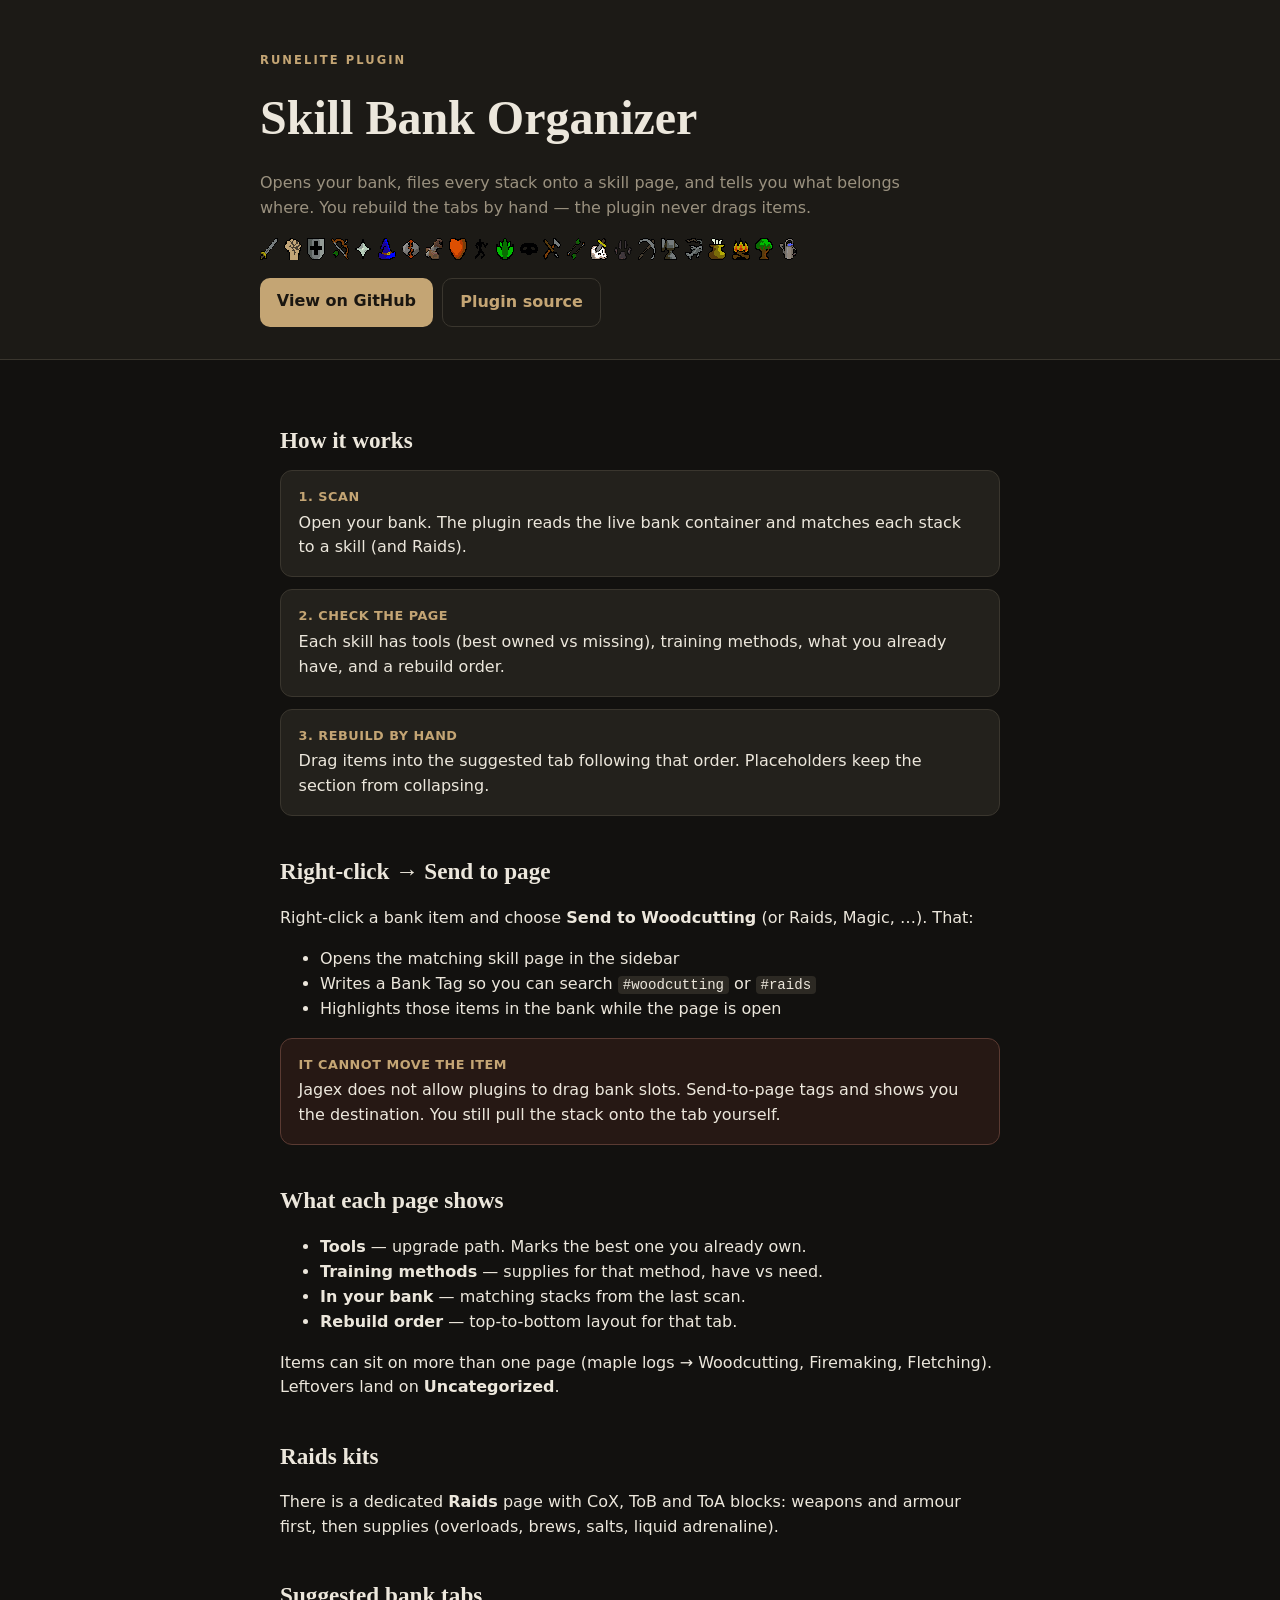
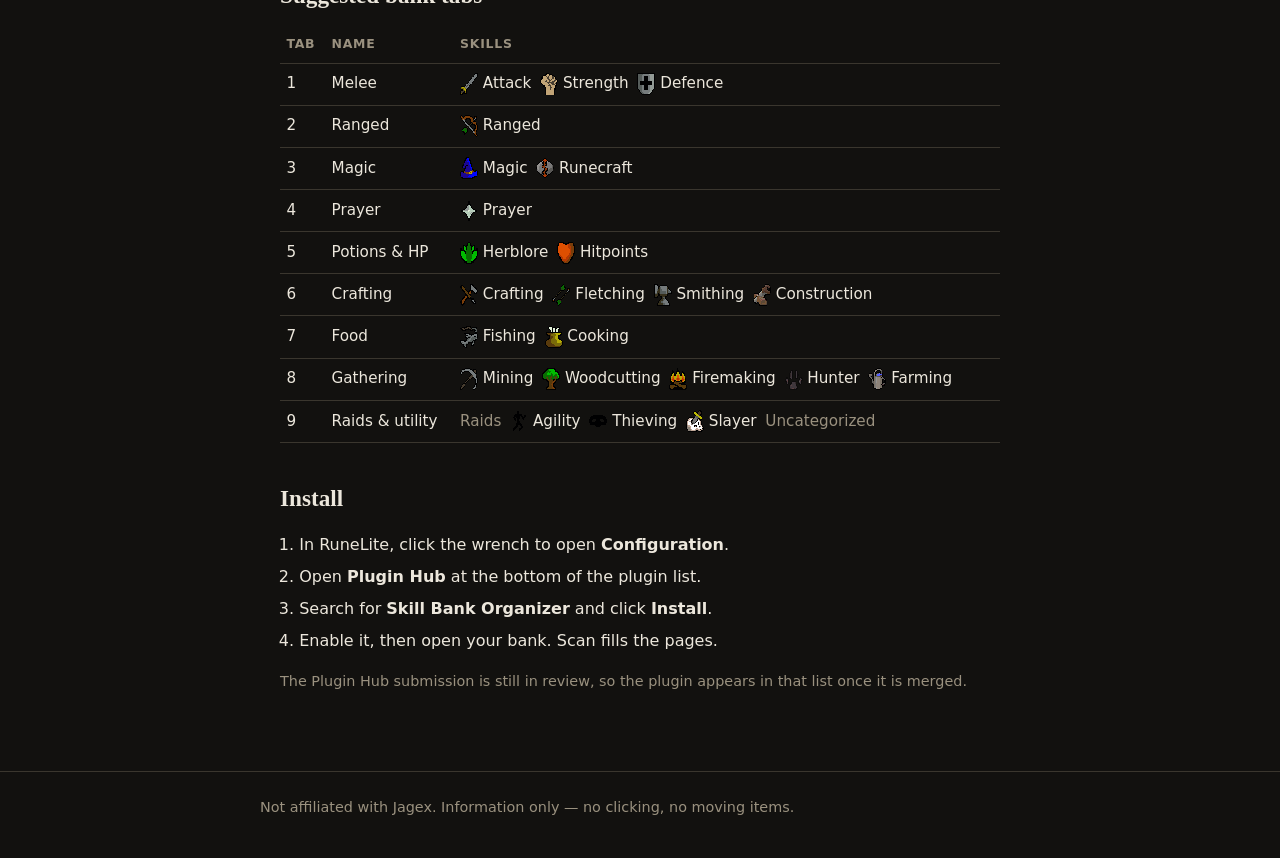
<file: index.html>
<!DOCTYPE html>
<html lang="en">
<head>
  <meta charset="utf-8" />
  <meta http-equiv="refresh" content="0; url=docs/" />
  <title>Skill Bank Organizer</title>
  <link rel="canonical" href="docs/" />
</head>
<body>
  <p><a href="docs/">Skill Bank Organizer docs</a></p>
</body>
</html>
</file>
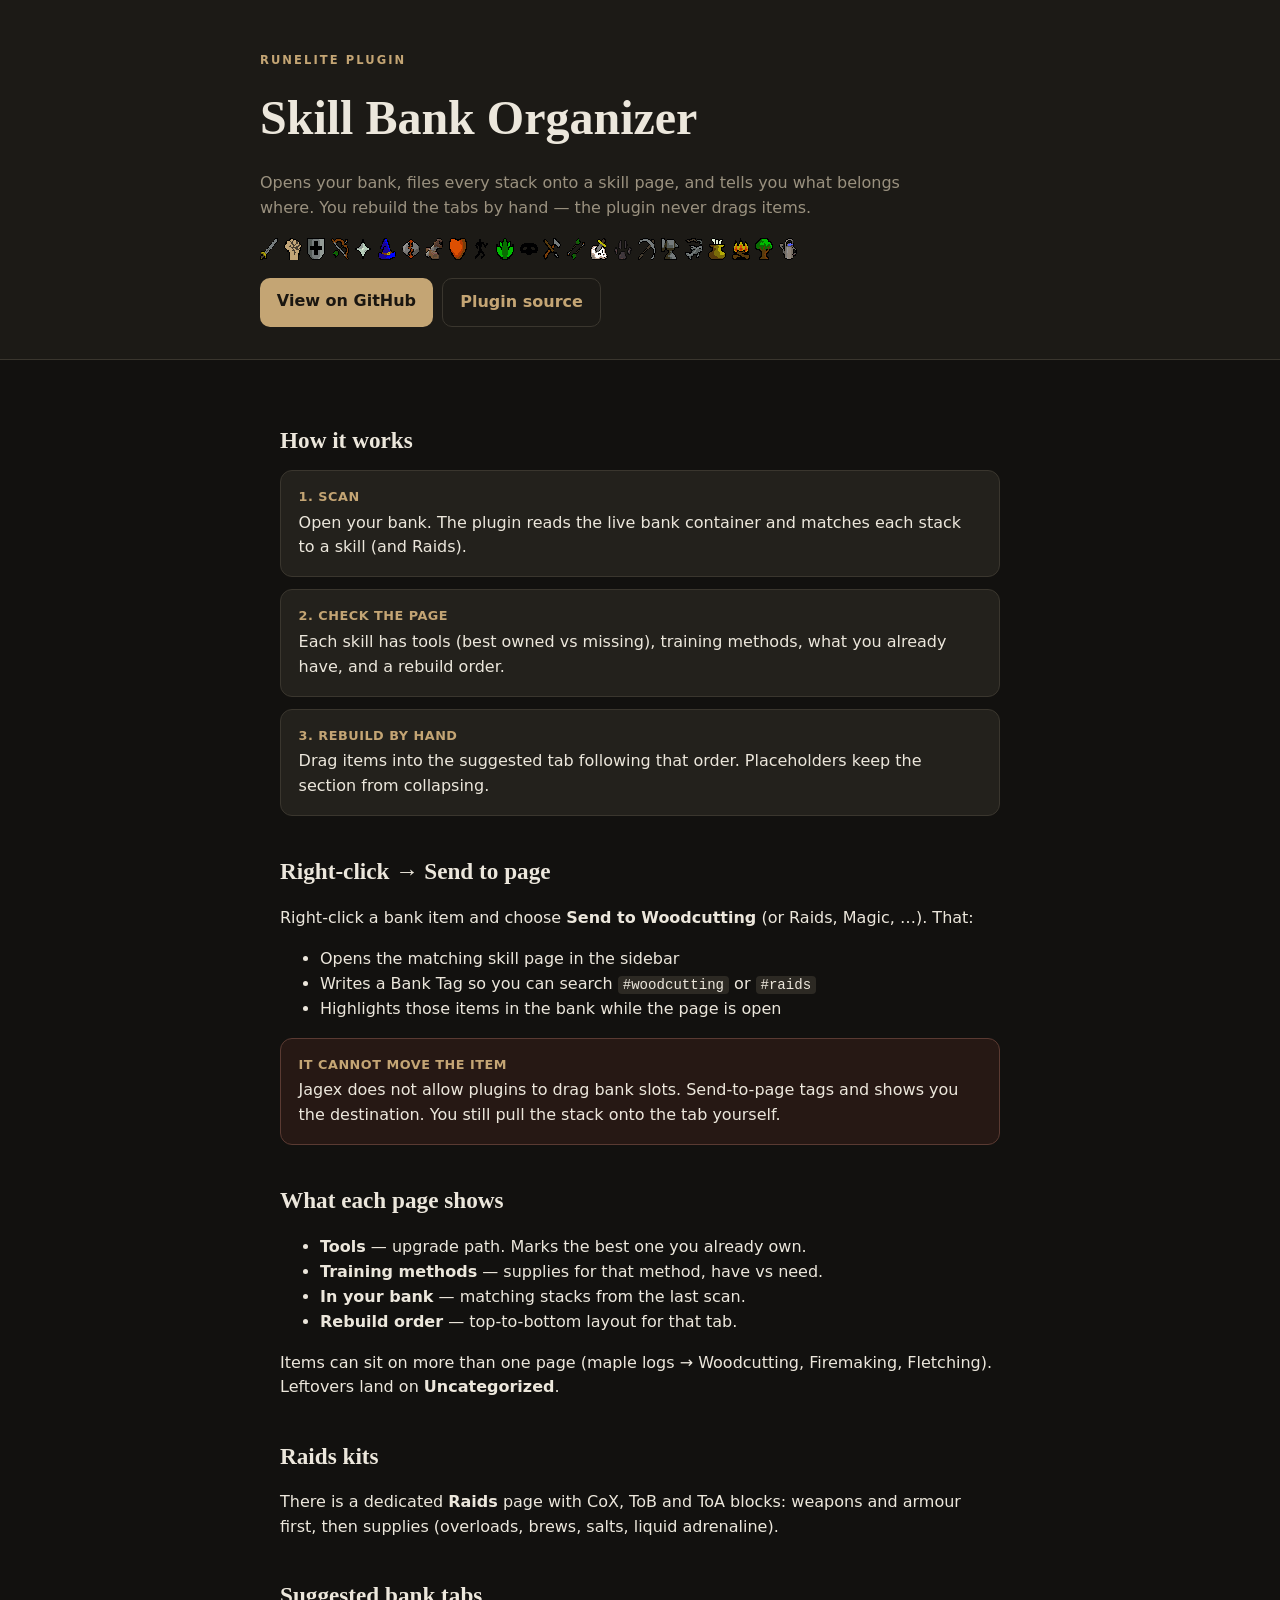
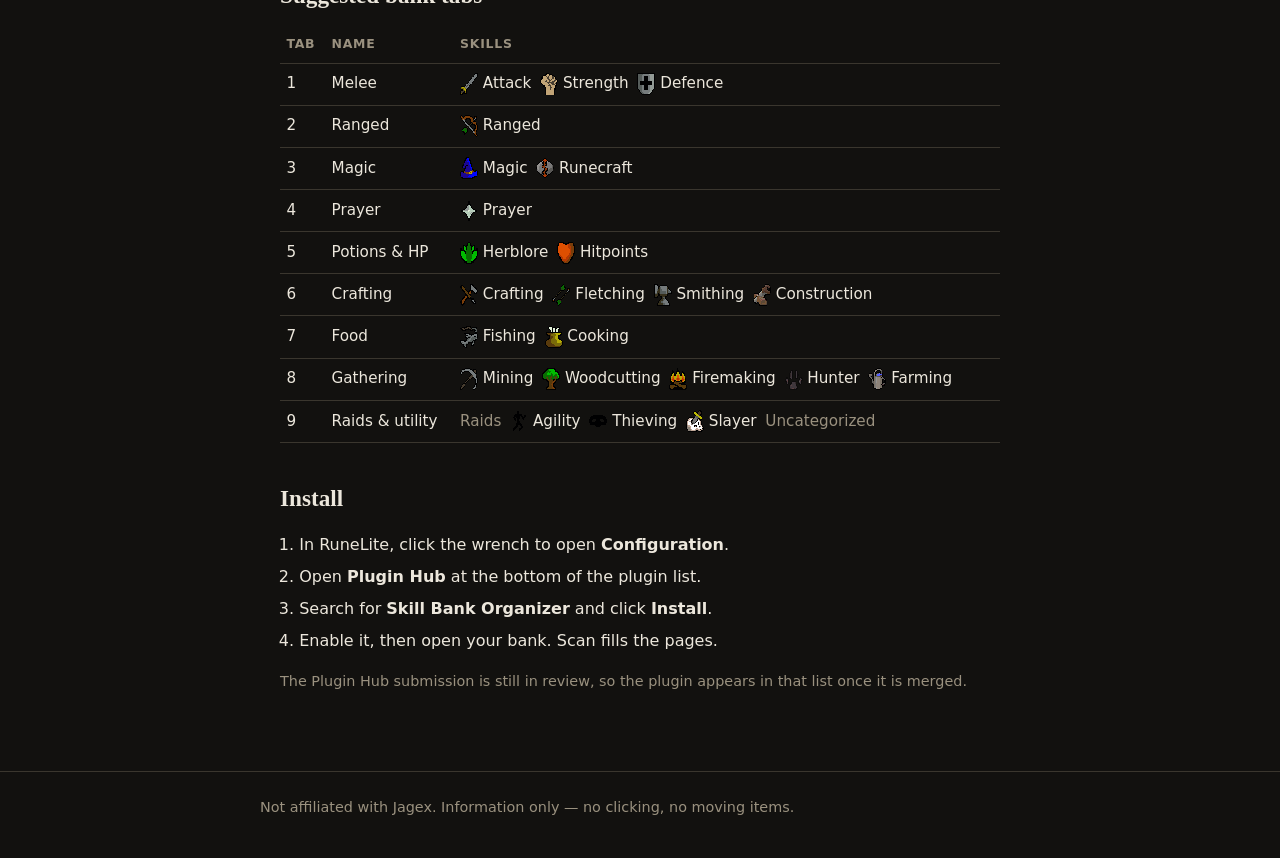
<file: docs/index.html>
<!DOCTYPE html>
<html lang="en">
<head>
  <meta charset="utf-8" />
  <meta name="viewport" content="width=device-width, initial-scale=1" />
  <title>Skill Bank Organizer — RuneLite plugin</title>
  <meta name="description" content="Scan your OSRS bank into a page per skill. Tools, training supplies, raids kits, and a rebuild order. You move the items yourself." />
  <style>
    :root {
      --bg: #12110f;
      --surface: #1c1a16;
      --panel: #23211c;
      --slot: #2c2923;
      --line: #3a362e;
      --ink: #ece7dc;
      --muted: #9a917f;
      --gold: #c4a574;
      --ok: #7ca06e;
      --miss: #c46a55;
    }
    * { box-sizing: border-box; }
    html, body { margin: 0; background: var(--bg); color: var(--ink); font: 16px/1.55 system-ui, sans-serif; }
    a { color: var(--gold); }
    header {
      border-bottom: 1px solid var(--line);
      background: var(--surface);
      padding: 2.5rem 1.25rem 2rem;
    }
    main, header .wrap, footer .wrap { max-width: 760px; margin: 0 auto; }
    .kicker { color: var(--gold); letter-spacing: 0.18em; text-transform: uppercase; font-size: 0.72rem; font-weight: 600; }
    h1 { font-family: Georgia, "Times New Roman", serif; font-size: clamp(2rem, 5vw, 3rem); margin: 0.4rem 0 0.6rem; font-weight: 600; }
    h2 { font-family: Georgia, "Times New Roman", serif; font-size: 1.45rem; margin: 2.4rem 0 0.7rem; }
    p.lead { color: var(--muted); max-width: 40rem; }
    main { padding: 1.5rem 1.25rem 4rem; }
    .steps { display: grid; gap: 0.75rem; }
    .card {
      background: var(--panel);
      border: 1px solid var(--line);
      border-radius: 12px;
      padding: 1rem 1.1rem;
    }
    .card strong { color: var(--gold); display: block; font-size: 0.8rem; letter-spacing: 0.04em; text-transform: uppercase; margin-bottom: 0.25rem; }
    table { width: 100%; border-collapse: collapse; font-size: 0.95rem; }
    th, td { text-align: left; padding: 0.55rem 0.4rem; border-bottom: 1px solid var(--line); vertical-align: top; }
    th { color: var(--muted); font-weight: 600; font-size: 0.78rem; text-transform: uppercase; letter-spacing: 0.06em; }
    .warn {
      border-color: #5a3a32;
      background: #261814;
    }
    ol.install { padding-left: 1.2rem; }
    ol.install li { margin: 0.45rem 0; }
    footer { border-top: 1px solid var(--line); padding: 1.5rem 1.25rem 2.5rem; color: var(--muted); font-size: 0.9rem; }
    code { font-family: ui-monospace, SFMono-Regular, Menlo, monospace; font-size: 0.88em; background: var(--slot); padding: 0.1em 0.35em; border-radius: 4px; }
    .row { display: flex; flex-wrap: wrap; gap: 0.6rem; margin-top: 1.1rem; }
    .btn {
      display: inline-block;
      background: var(--gold);
      color: #1a1610;
      font-weight: 650;
      text-decoration: none;
      padding: 0.7rem 1.05rem;
      border-radius: 10px;
    }
    .btn.ghost { background: transparent; color: var(--gold); border: 1px solid var(--line); }
    .i {
      display: inline-block;
      width: 18px;
      height: 22px;
      background-repeat: no-repeat;
      background-size: 18px 22px;
      image-rendering: pixelated;
      vertical-align: middle;
      flex: none;
    }
    .sk { display: inline-flex; align-items: center; gap: 0.3rem; }
    .sk.none { color: var(--muted); }
    .chips { display: flex; flex-wrap: wrap; gap: 0.3rem 0.55rem; }
    .roster { display: flex; flex-wrap: wrap; gap: 0.35rem; margin-top: 1.1rem; }
    .tablewrap { overflow-x: auto; }
    .tablewrap table { min-width: 30rem; }
    .note { color: var(--muted); font-size: 0.9rem; }
    .i-attack { background-image: url([data-uri]); }
    .i-strength { background-image: url([data-uri]); }
    .i-defence { background-image: url([data-uri]); }
    .i-ranged { background-image: url([data-uri]); }
    .i-prayer { background-image: url([data-uri]); }
    .i-magic { background-image: url([data-uri]); }
    .i-runecraft { background-image: url([data-uri]); }
    .i-construction { background-image: url([data-uri]); }
    .i-hitpoints { background-image: url([data-uri]); }
    .i-agility { background-image: url([data-uri]); }
    .i-herblore { background-image: url([data-uri]); }
    .i-thieving { background-image: url([data-uri]); }
    .i-crafting { background-image: url([data-uri]); }
    .i-fletching { background-image: url([data-uri]); }
    .i-slayer { background-image: url([data-uri]); }
    .i-hunter { background-image: url([data-uri]); }
    .i-mining { background-image: url([data-uri]); }
    .i-smithing { background-image: url([data-uri]); }
    .i-fishing { background-image: url([data-uri]); }
    .i-cooking { background-image: url([data-uri]); }
    .i-firemaking { background-image: url([data-uri]); }
    .i-woodcutting { background-image: url([data-uri]); }
    .i-farming { background-image: url([data-uri]); }
  </style>
</head>
<body>
  <header>
    <div class="wrap">
      <p class="kicker">RuneLite plugin</p>
      <h1>Skill Bank Organizer</h1>
      <p class="lead">Opens your bank, files every stack onto a skill page, and tells you what belongs where. You rebuild the tabs by hand — the plugin never drags items.</p>
      <div class="roster" role="img" aria-label="The 23 skills, each with its own page"><i class="i i-attack"></i><i class="i i-strength"></i><i class="i i-defence"></i><i class="i i-ranged"></i><i class="i i-prayer"></i><i class="i i-magic"></i><i class="i i-runecraft"></i><i class="i i-construction"></i><i class="i i-hitpoints"></i><i class="i i-agility"></i><i class="i i-herblore"></i><i class="i i-thieving"></i><i class="i i-crafting"></i><i class="i i-fletching"></i><i class="i i-slayer"></i><i class="i i-hunter"></i><i class="i i-mining"></i><i class="i i-smithing"></i><i class="i i-fishing"></i><i class="i i-cooking"></i><i class="i i-firemaking"></i><i class="i i-woodcutting"></i><i class="i i-farming"></i></div>
      <div class="row">
        <a class="btn" href="https://github.com/DonkeyXBT/skill-bank-organizer">View on GitHub</a>
        <a class="btn ghost" href="https://github.com/DonkeyXBT/skill-bank-organizer/tree/main/plugin/skill-bank-organizer">Plugin source</a>
      </div>
    </div>
  </header>
  <main>
    <h2>How it works</h2>
    <div class="steps">
      <div class="card"><strong>1. Scan</strong> Open your bank. The plugin reads the live bank container and matches each stack to a skill (and Raids).</div>
      <div class="card"><strong>2. Check the page</strong> Each skill has tools (best owned vs missing), training methods, what you already have, and a rebuild order.</div>
      <div class="card"><strong>3. Rebuild by hand</strong> Drag items into the suggested tab following that order. Placeholders keep the section from collapsing.</div>
    </div>

    <h2>Right-click → Send to page</h2>
    <p>Right-click a bank item and choose <strong>Send to Woodcutting</strong> (or Raids, Magic, …). That:</p>
    <ul>
      <li>Opens the matching skill page in the sidebar</li>
      <li>Writes a Bank Tag so you can search <code>#woodcutting</code> or <code>#raids</code></li>
      <li>Highlights those items in the bank while the page is open</li>
    </ul>
    <div class="card warn">
      <strong>It cannot move the item</strong>
      Jagex does not allow plugins to drag bank slots. Send-to-page tags and shows you the destination. You still pull the stack onto the tab yourself.
    </div>

    <h2>What each page shows</h2>
    <ul>
      <li><strong>Tools</strong> — upgrade path. Marks the best one you already own.</li>
      <li><strong>Training methods</strong> — supplies for that method, have vs need.</li>
      <li><strong>In your bank</strong> — matching stacks from the last scan.</li>
      <li><strong>Rebuild order</strong> — top-to-bottom layout for that tab.</li>
    </ul>
    <p>Items can sit on more than one page (maple logs → Woodcutting, Firemaking, Fletching). Leftovers land on <strong>Uncategorized</strong>.</p>

    <h2>Raids kits</h2>
    <p>There is a dedicated <strong>Raids</strong> page with CoX, ToB and ToA blocks: weapons and armour first, then supplies (overloads, brews, salts, liquid adrenaline).</p>

    <h2>Suggested bank tabs</h2>
    <div class="tablewrap">
    <table>
      <thead><tr><th>Tab</th><th>Name</th><th>Skills</th></tr></thead>
      <tbody>
        <tr><td>1</td><td>Melee</td><td><div class="chips"><span class="sk"><i class="i i-attack"></i>Attack</span><span class="sk"><i class="i i-strength"></i>Strength</span><span class="sk"><i class="i i-defence"></i>Defence</span></div></td></tr>
        <tr><td>2</td><td>Ranged</td><td><div class="chips"><span class="sk"><i class="i i-ranged"></i>Ranged</span></div></td></tr>
        <tr><td>3</td><td>Magic</td><td><div class="chips"><span class="sk"><i class="i i-magic"></i>Magic</span><span class="sk"><i class="i i-runecraft"></i>Runecraft</span></div></td></tr>
        <tr><td>4</td><td>Prayer</td><td><div class="chips"><span class="sk"><i class="i i-prayer"></i>Prayer</span></div></td></tr>
        <tr><td>5</td><td>Potions &amp; HP</td><td><div class="chips"><span class="sk"><i class="i i-herblore"></i>Herblore</span><span class="sk"><i class="i i-hitpoints"></i>Hitpoints</span></div></td></tr>
        <tr><td>6</td><td>Crafting</td><td><div class="chips"><span class="sk"><i class="i i-crafting"></i>Crafting</span><span class="sk"><i class="i i-fletching"></i>Fletching</span><span class="sk"><i class="i i-smithing"></i>Smithing</span><span class="sk"><i class="i i-construction"></i>Construction</span></div></td></tr>
        <tr><td>7</td><td>Food</td><td><div class="chips"><span class="sk"><i class="i i-fishing"></i>Fishing</span><span class="sk"><i class="i i-cooking"></i>Cooking</span></div></td></tr>
        <tr><td>8</td><td>Gathering</td><td><div class="chips"><span class="sk"><i class="i i-mining"></i>Mining</span><span class="sk"><i class="i i-woodcutting"></i>Woodcutting</span><span class="sk"><i class="i i-firemaking"></i>Firemaking</span><span class="sk"><i class="i i-hunter"></i>Hunter</span><span class="sk"><i class="i i-farming"></i>Farming</span></div></td></tr>
        <tr><td>9</td><td>Raids &amp; utility</td><td><div class="chips"><span class="sk none">Raids</span><span class="sk"><i class="i i-agility"></i>Agility</span><span class="sk"><i class="i i-thieving"></i>Thieving</span><span class="sk"><i class="i i-slayer"></i>Slayer</span><span class="sk none">Uncategorized</span></div></td></tr>
      </tbody>
    </table>
    </div>

    <h2>Install</h2>
    <ol class="install">
      <li>In RuneLite, click the wrench to open <strong>Configuration</strong>.</li>
      <li>Open <strong>Plugin Hub</strong> at the bottom of the plugin list.</li>
      <li>Search for <strong>Skill Bank Organizer</strong> and click <strong>Install</strong>.</li>
      <li>Enable it, then open your bank. Scan fills the pages.</li>
    </ol>
    <p class="note">The Plugin Hub submission is still in review, so the plugin appears in that list once it is merged.</p>
  </main>
  <footer>
    <div class="wrap">Not affiliated with Jagex. Information only — no clicking, no moving items.</div>
  </footer>
</body>
</html>
</file>
